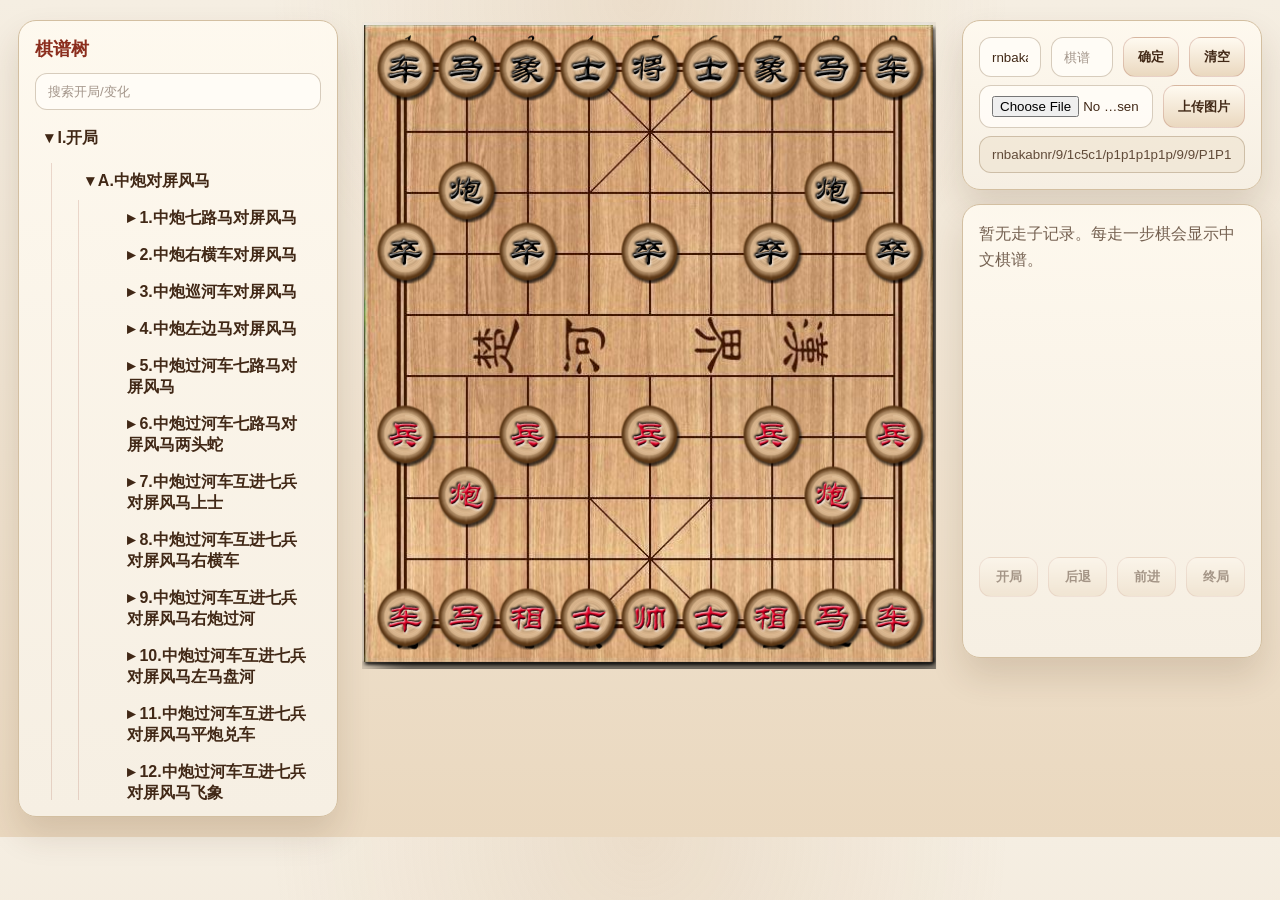
<file: src/main/resources/static/index.html>
<!DOCTYPE html>
<html lang="zh">
<head>
    <meta charset="utf-8">
    <meta name="viewport" content="width=device-width, initial-scale=1">
    <title>中国象棋</title>
    <link rel="stylesheet" href="styles.css">
</head>
<body>
<div class="app-shell">
    <aside class="tree-sidebar">
        <section class="panel tree-panel">
            <div class="panel-title">棋谱树</div>
            <input type="text" id="treeSearchInput" placeholder="搜索开局/变化" autocomplete="off">
            <div class="tree-list" id="treeList"></div>
        </section>

    </aside>

    <div class="board-panel">
        <div class="board" id="board"></div>
    </div>

    <aside class="sidebar">
        <section class="panel">
            <div class="control-row">
                <input type="text" id="fenInput" placeholder="fen" value="rnbakabnr/9/1c5c1/p1p1p1p1p/9/9/P1P1P1P1P/1C5C1/9/RNBAKABNR w">
                <input type="text" id="movesInput" placeholder="棋谱">
                <button type="button" id="applyButton">确定</button>
                <button type="button" id="cancelButton">清空</button>
            </div>
            <div class="control-row">
                <input type="file" id="imageInput" accept="image/*">
                <button type="button" id="imageApplyButton">上传图片</button>
            </div>
            <div class="control-row">
                <!--            <label for="currentFenDisplay" class="sub-label"></label>-->
                <input type="text" id="currentFenDisplay" readonly style="width: 100%;">
            </div>
        </section>


        <section class="panel move-panel">
            <!--            <div class="panel-title">棋谱</div>-->
            <div class="move-list" id="moveList"></div>
            <div class="history-controls">
                <button type="button" id="startButton">开局</button>
                <button type="button" id="undoButton">后退</button>
                <button type="button" id="redoButton">前进</button>
                <button type="button" id="endButton">终局</button>
            </div>
            <div class="message" id="message"></div>
        </section>
    </aside>
</div>

<script src="rules.js"></script>
<script src="app.js"></script>
</body>
</html>
</file>
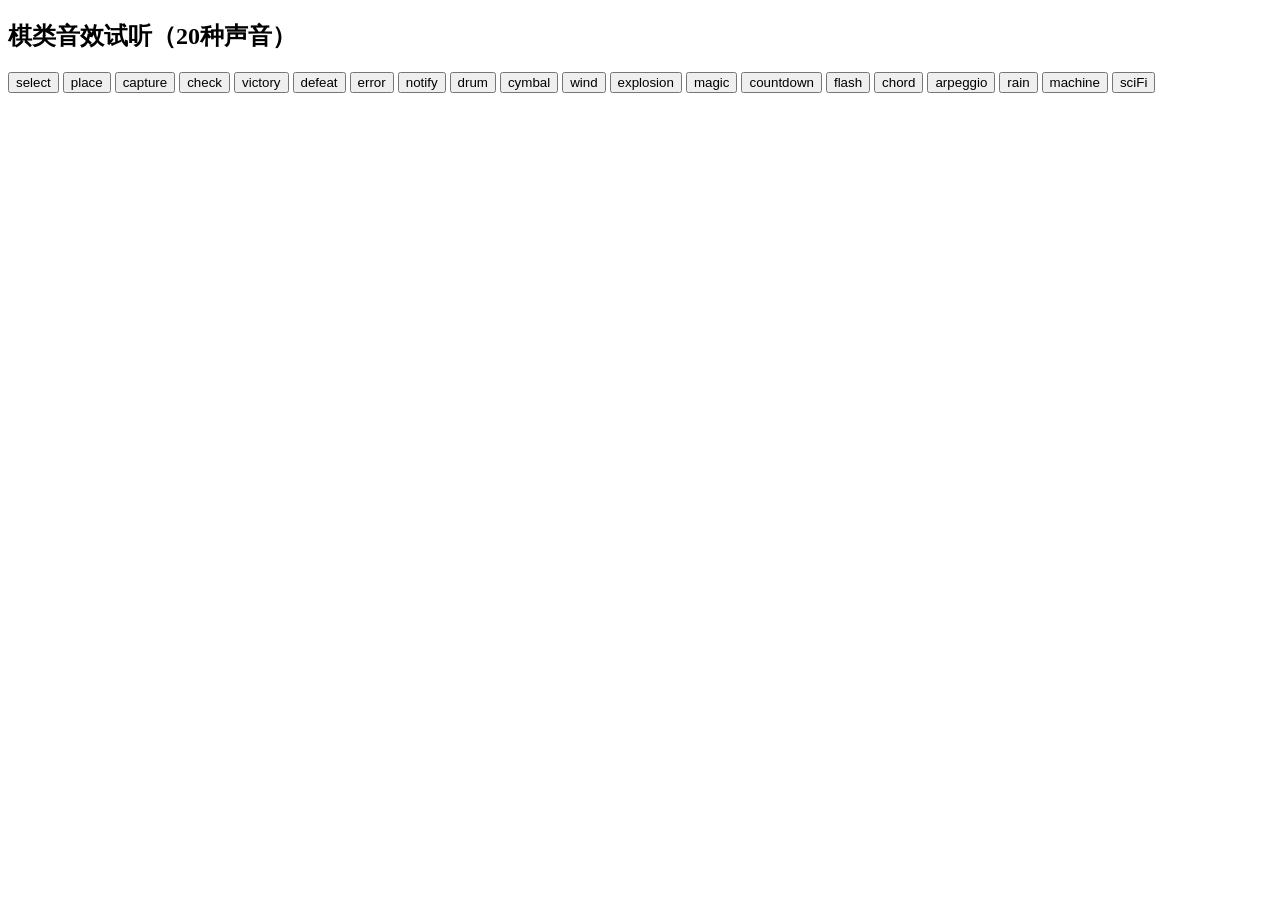
<file: src/main/resources/static/sound-test.html>
<!DOCTYPE html>
<html>
<head>
    <meta charset="UTF-8">
    <title>棋类音效试听（20种声音）</title>
</head>
<body>
<h2>棋类音效试听（20种声音）</h2>
<div id="buttons"></div>

<script>
    const ctx = new (window.AudioContext || window.webkitAudioContext)();

    function makeTone(freq, start, duration, wave="sine", gain=0.2) {
        const osc = ctx.createOscillator();
        const g = ctx.createGain();
        osc.type = wave;
        osc.frequency.setValueAtTime(freq, ctx.currentTime + start);
        g.gain.setValueAtTime(gain, ctx.currentTime + start);
        g.gain.exponentialRampToValueAtTime(0.001, ctx.currentTime + start + duration);
        osc.connect(g).connect(ctx.destination);
        osc.start(ctx.currentTime + start);
        osc.stop(ctx.currentTime + start + duration);
    }

    function makeNoise(start, duration, filterType="lowpass") {
        const bufferSize = ctx.sampleRate * duration;
        const buffer = ctx.createBuffer(1, bufferSize, ctx.sampleRate);
        const data = buffer.getChannelData(0);
        for (let i = 0; i < bufferSize; i++) {
            data[i] = Math.random() * 2 - 1;
        }
        const noise = ctx.createBufferSource();
        noise.buffer = buffer;
        const filter = ctx.createBiquadFilter();
        filter.type = filterType;
        filter.frequency.value = 1000;
        const g = ctx.createGain();
        g.gain.setValueAtTime(0.3, ctx.currentTime + start);
        g.gain.exponentialRampToValueAtTime(0.001, ctx.currentTime + start + duration);
        noise.connect(filter).connect(g).connect(ctx.destination);
        noise.start(ctx.currentTime + start);
        noise.stop(ctx.currentTime + start + duration);
    }

    const sounds = {
        select: () => makeTone(600, 0, 0.1, "sine", 0.1),
        place: () => { makeTone(200, 0, 0.15); makeTone(300, 0.2, 0.15); },
        capture: () => { makeTone(400, 0, 0.2, "triangle"); makeTone(600, 0.25, 0.2, "triangle"); },
        check: () => { makeTone(400, 0, 0.1, "square"); makeTone(600, 0.1, 0.1, "square"); makeTone(800, 0.2, 0.1, "square"); },
        victory: () => { makeTone(500, 0, 0.2); makeTone(700, 0.25, 0.2); makeTone(900, 0.5, 0.2); },
        defeat: () => { makeTone(300, 0, 0.3, "square"); makeTone(150, 0.35, 0.3, "square"); },
        error: () => makeTone(200, 0, 0.3, "sawtooth"),
        notify: () => { makeTone(800, 0, 0.1); makeTone(1000, 0.15, 0.1); },
        drum: () => makeNoise(0, 0.2, "lowpass"),
        cymbal: () => makeNoise(0, 0.3, "highpass"),
        wind: () => makeNoise(0, 1.0, "bandpass"),
        explosion: () => { makeNoise(0, 0.5, "lowpass"); makeTone(100, 0, 0.5); },
        magic: () => { makeTone(600, 0, 0.1, "triangle"); makeTone(900, 0.15, 0.1, "triangle"); makeTone(1200, 0.3, 0.1, "triangle"); },
        countdown: () => { for (let i=0;i<5;i++) makeTone(700, i*0.5, 0.1); },
        flash: () => { makeTone(600, 0, 0.1); makeTone(900, 0.1, 0.1); makeTone(600, 0.2, 0.1); },
        chord: () => { makeTone(261.6, 0, 0.5); makeTone(329.6, 0, 0.5); makeTone(392.0, 0, 0.5); },
        arpeggio: () => { makeTone(261.6, 0, 0.2); makeTone(329.6, 0.25, 0.2); makeTone(392.0, 0.5, 0.2); makeTone(523.2, 0.75, 0.2); },
        rain: () => makeNoise(0, 1.0, "highpass"),
        machine: () => { makeTone(200, 0, 0.5, "sawtooth"); makeTone(400, 0.5, 0.5, "sawtooth"); },
        sciFi: () => { makeTone(300, 0, 0.5, "sine"); makeTone(600, 0.25, 0.5, "sine"); }
    };

    const container = document.getElementById("buttons");
    Object.keys(sounds).forEach(name => {
        const btn = document.createElement("button");
        btn.textContent = name;
        btn.onclick = sounds[name];
        container.appendChild(btn);
        container.appendChild(document.createTextNode(" "));
    });
</script>
</body>
</html>
</file>
<file: src/main/resources/static/styles.css>
:root {
    /*--board-width: min(calc(100vw - 420px), calc((100vh - 72px) * 570 / 637), 760px);*/
    /*--board-width: min(calc(100vw - 760px), calc((100vh - 72px) * 570 / 637), 640px);*/
    --board-width: min(calc(100vw - 700px), calc((100vh - 72px) * 570 / 637), 700px);
    --panel-surface: #f6efe3;
    --panel-border: #d3bfa1;
    --panel-shadow: 0 18px 34px rgba(73, 41, 13, 0.14);
    --accent: #8b2e1e;
    --accent-soft: rgba(139, 46, 30, 0.12);
    --text-main: #412816;
}

body {
    font-family: "Segoe UI", Arial, sans-serif;
    margin: 0;
    padding: 20px 16px;
    box-sizing: border-box;
    background: radial-gradient(circle at top, rgba(191, 145, 95, 0.18), transparent 35%),
    linear-gradient(180deg, #f5eee2 0%, #ead8bf 100%);
    color: var(--text-main);
}

.app-shell {
    /*width: min(1280px, calc(100vw - 32px));*/
    /*width: min(1360px, calc(100vw - 32px));*/
    width: min(1400px, calc(100vw - 32px));
    margin: 0 auto;
    display: flex;
    align-items: flex-start;
    justify-content: center;
    gap: 22px;
}

.board-panel {
    width: var(--board-width);
    min-width: min(520px, 100%);
}

.control-row {
    display: flex;
    align-items: stretch;
    gap: 10px;
}

.control-row + .control-row {
    margin-top: 8px;
}

.board {
    position: relative;
    width: var(--board-width);
    aspect-ratio: 570 / 637;
    margin: 2px auto 0;
    background-image: url('images/chessboard.png');
    background-size: 100% 100%;
    background-repeat: no-repeat;
}

.message {
    height: 32px;
    margin: 12px 0 0;
    width: 100%;
    color: var(--accent);
    font-size: 13px;
    line-height: 30px;
    text-align: left;
    padding: 0 12px;
    border-radius: 10px;
    background: rgba(139, 46, 30, 0.1);
    border: 1px solid rgba(139, 46, 30, 0.16);
    box-sizing: border-box;
    opacity: 0;
    transition: opacity 0.2s ease;
}

.message.visible {
    opacity: 1;
}

.piece {
    position: absolute;
    width: calc(100% * 60 / 570);
    height: auto;
    transform: translate(-50%, -50%);
    cursor: pointer;
    z-index: 3;
}

.piece.selected {
    filter: drop-shadow(0 0 10px rgba(255, 215, 0, 0.95));
}

.piece.animation-hidden {
    opacity: 0;
    pointer-events: none;
}

.piece.move-animation,
.piece.capture-animation {
    pointer-events: none;
    z-index: 6;
}

.piece.move-animation {
    filter: drop-shadow(0 8px 16px rgba(65, 40, 22, 0.22));
    transition: left 0.3s cubic-bezier(0.2, 0.85, 0.25, 1),
    top 0.3s cubic-bezier(0.2, 0.85, 0.25, 1),
    transform 0.3s cubic-bezier(0.2, 0.85, 0.25, 1),
    filter 0.3s ease;
}

.piece.move-animation.primed {
    transform: translate(-50%, -50%) scale(1.04);
    filter: drop-shadow(0 10px 18px rgba(65, 40, 22, 0.26));
}

.piece.move-animation.moving {
    transform: translate(-50%, -50%) scale(1.02);
    filter: drop-shadow(0 12px 18px rgba(65, 40, 22, 0.28));
}

.piece.capture-animation {
    animation: captureFadeOut 0.2s ease forwards 0.12s;
}

.landing-pulse {
    position: absolute;
    width: calc(100% * 66 / 570);
    aspect-ratio: 1;
    border-radius: 50%;
    transform: translate(-50%, -50%) scale(0.4);
    border: 4px solid rgba(255, 238, 160, 0.92);
    box-shadow: 0 0 16px rgba(255, 239, 173, 0.5);
    pointer-events: none;
    z-index: 5;
    animation: landingPulse 0.32s ease-out forwards 0.24s;
}

@keyframes captureFadeOut {
    from {
        opacity: 1;
        transform: translate(-50%, -50%) scale(1);
    }

    to {
        opacity: 0;
        transform: translate(-50%, -50%) scale(0.82);
    }
}

@keyframes landingPulse {
    0% {
        opacity: 0;
        transform: translate(-50%, -50%) scale(0.35);
    }

    30% {
        opacity: 0.95;
    }

    100% {
        opacity: 0;
        transform: translate(-50%, -50%) scale(1.08);
    }
}

.move-line {
    position: absolute;
    inset: 0;
    pointer-events: none;
    z-index: 1;
}

.move-marker {
    position: absolute;
    aspect-ratio: 1;
    border-radius: 50%;
    transform: translate(-50%, -50%);
    pointer-events: none;
    z-index: 2;
}

.move-marker.from {
    width: calc(100% * 14 / 570);
    background: rgba(255, 255, 255, 0.95);
    box-shadow: 0 0 10px rgba(255, 255, 255, 0.85);
}

.move-marker.to {
    width: calc(100% * 54 / 570);
    border: 4px solid rgba(255, 255, 255, 0.95);
    box-shadow: 0 0 14px rgba(255, 255, 255, 0.85);
    background: transparent;
}

.legal-move {
    position: absolute;
    transform: translate(-50%, -50%);
    pointer-events: none;
    z-index: 2;
}

.legal-move.dot {
    width: calc(100% * 16 / 570);
    aspect-ratio: 1;
    border-radius: 50%;
    background: rgba(56, 189, 248, 0.75);
    box-shadow: 0 0 8px rgba(56, 189, 248, 0.55);
}

.legal-move.capture {
    width: calc(100% * 52 / 570);
    aspect-ratio: 1;
    border-radius: 50%;
    border: 3px solid rgba(56, 189, 248, 0.85);
    box-shadow: 0 0 10px rgba(56, 189, 248, 0.5);
}

/*.sidebar {
    width: min(360px, 100%);
    display: flex;
    flex-direction: column;
    gap: 14px;
}*/
.sidebar {
    width: min(300px, 100%);
    display: flex;
    flex-direction: column;
    gap: 14px;
}

.panel {
    background: linear-gradient(180deg, rgba(255, 250, 240, 0.9), var(--panel-surface));
    border: 1px solid var(--panel-border);
    border-radius: 18px;
    padding: 16px;
    box-shadow: var(--panel-shadow);
}

.panel-title {
    font-size: 18px;
    font-weight: 700;
    color: var(--accent);
    margin-bottom: 12px;
    text-align: left;
}

.move-panel {
    min-height: 420px;
    display: flex;
    flex-direction: column;
}

.move-list {
    flex: 1;
    display: flex;
    flex-direction: column;
    gap: 8px;
    max-height: 520px;
    overflow: auto;
    padding-right: 4px;
    margin-bottom: 14px;
}

.move-row {
    display: grid;
    /*grid-template-columns: 38px 1fr 1fr;*/
    grid-template-columns: 24px 1fr 1fr;
    /*gap: 8px;*/
    gap: 6px;
    align-items: stretch;
}

.move-round {
    font-weight: 700;
    color: var(--accent);
    line-height: 40px;
    text-align: right;
}

.move-entry {
    border: 1px solid rgba(139, 46, 30, 0.15);
    background: rgba(255, 255, 255, 0.78);
    border-radius: 12px;
    padding: 10px 12px;
    text-align: left;
    cursor: pointer;
    color: inherit;
    transition: transform 0.16s ease, border-color 0.16s ease, background-color 0.16s ease;
}

.move-entry:hover {
    transform: translateY(-1px);
    border-color: rgba(139, 46, 30, 0.35);
}

.move-entry.active {
    border-color: var(--accent);
    background: var(--accent-soft);
    box-shadow: inset 0 0 0 1px rgba(139, 46, 30, 0.18);
}

.move-entry.empty {
    cursor: default;
    opacity: 0;
    pointer-events: none;
}

.move-text {
    font-size: 15px;
    font-weight: 600;
    line-height: 1.35;
}

.move-list-empty {
    text-align: left;
    color: rgba(65, 40, 22, 0.72);
    line-height: 1.6;
}

.history-controls {
    display: grid;
    grid-template-columns: repeat(4, 1fr);
    gap: 10px;
}

input {
    flex: 1;
    min-width: 0;
    padding: 10px 12px;
    border: 1px solid rgba(122, 94, 55, 0.3);
    border-radius: 12px;
    box-sizing: border-box;
    background: rgba(255, 252, 247, 0.92);
    color: var(--text-main);
}

input[readonly] {
    background: rgba(238, 228, 210, 0.65);
    color: rgba(65, 40, 22, 0.82);
}

input::placeholder {
    color: rgba(65, 40, 22, 0.48);
}

input.error {
    border-color: #b83232;
    background-color: #ffe5e5;
}

button {
    padding: 10px 14px;
    cursor: pointer;
    flex-shrink: 0;
    border: 1px solid rgba(139, 46, 30, 0.2);
    border-radius: 12px;
    background: linear-gradient(180deg, #fffaf0 0%, #ead8bf 100%);
    color: var(--text-main);
    font-weight: 600;
    transition: transform 0.16s ease, box-shadow 0.16s ease, opacity 0.16s ease;
}

button:hover:not(:disabled) {
    transform: translateY(-1px);
    box-shadow: 0 8px 18px rgba(73, 41, 13, 0.12);
}

button:disabled {
    opacity: 0.45;
    cursor: not-allowed;
    box-shadow: none;
}

label {
    display: block;
    margin-bottom: 8px;
    font-weight: 600;
    text-align: left;
}

.sub-label {
    margin-top: 12px;
}


@media (max-width: 980px) {
    :root {
        --board-width: min(calc(100vw - 32px), 760px);
    }

    .app-shell {
        flex-direction: column;
        align-items: center;
    }

    .board-panel,
    .sidebar {
        width: min(760px, calc(100vw - 32px));
        min-width: 0;
    }

    .move-panel {
        min-height: 320px;
    }
}

@media (max-width: 640px) {
    :root {
        --board-width: calc(100vw - 24px);
    }

    body {
        padding: 12px;
    }

    .control-row {
        flex-direction: column;
        align-items: stretch;
    }

    .history-controls {
        grid-template-columns: 1fr;
    }

    .move-row {
        grid-template-columns: 32px 1fr;
    }

    .move-entry.black {
        grid-column: 2;
    }

    button {
        width: 100%;
    }
}

.tree-sidebar {
    width: min(320px, 100%);
    display: flex;
    flex-direction: column;
}

.tree-panel {
    min-height: 420px;
}

.tree-list {
    display: flex;
    flex-direction: column;
    gap: 6px;
    max-height: 680px;
    overflow: auto;
}

.tree-node {
    display: flex;
    align-items: center;
    gap: 8px;
    padding: 8px 10px;
    border-radius: 10px;
    cursor: pointer;
}

.tree-node:hover {
    background: rgba(139, 46, 30, 0.08);
}

.tree-node.branch {
    font-weight: 700;
}

.tree-node.leaf {
    font-weight: 500;
    white-space: nowrap;
}

.tree-node.active {
    background: rgba(139, 46, 30, 0.14);
    color: var(--accent);
}

.tree-children {
    margin-left: 16px;
    border-left: 1px solid rgba(139, 46, 30, 0.16);
    padding-left: 10px;
}

.tree-node mark {
    background: #ffd54f;
    color: #8b2e1e;
    padding: 0 2px;
    border-radius: 3px;
}


#treeSearchInput {
    width: 100%;
    margin-bottom: 10px;
}


.tree-tooltip {
    position: fixed;
    left: 0;
    top: 0;
    max-width: 320px;
    padding: 8px 10px;
    border-radius: 8px;
    background: rgba(50, 30, 18, 0.96);
    color: #fff7e8;
    font-size: 16px;
    line-height: 1.4;
    box-shadow: 0 8px 20px rgba(0, 0, 0, 0.22);
    pointer-events: none;
    z-index: 9999;
    opacity: 0;
    transition: opacity 0.12s ease;
    white-space: normal;
}

.tree-tooltip.visible {
    opacity: 1;
}


/*增加比赛双方名称，胜负和结果*/
.board-wrap {
    position: relative;
    display: inline-block;
}

.game-info-line {
    position: absolute;
    left: 50%;
    top: 10px;
    z-index: 10;
    transform: translateX(-50%);
    max-width: calc(100% - 24px);
    box-sizing: border-box;
    padding: 6px 12px;
    border-radius: 999px;
    background: rgba(255, 247, 230, 0.88);
    color: #3f2a12;
    font-size: 14px;
    font-weight: 600;
    white-space: nowrap;
    overflow: hidden;
    text-overflow: ellipsis;
    pointer-events: none;
    box-shadow: 0 2px 10px rgba(80, 45, 10, 0.18);
    backdrop-filter: blur(4px);
}
</file>
